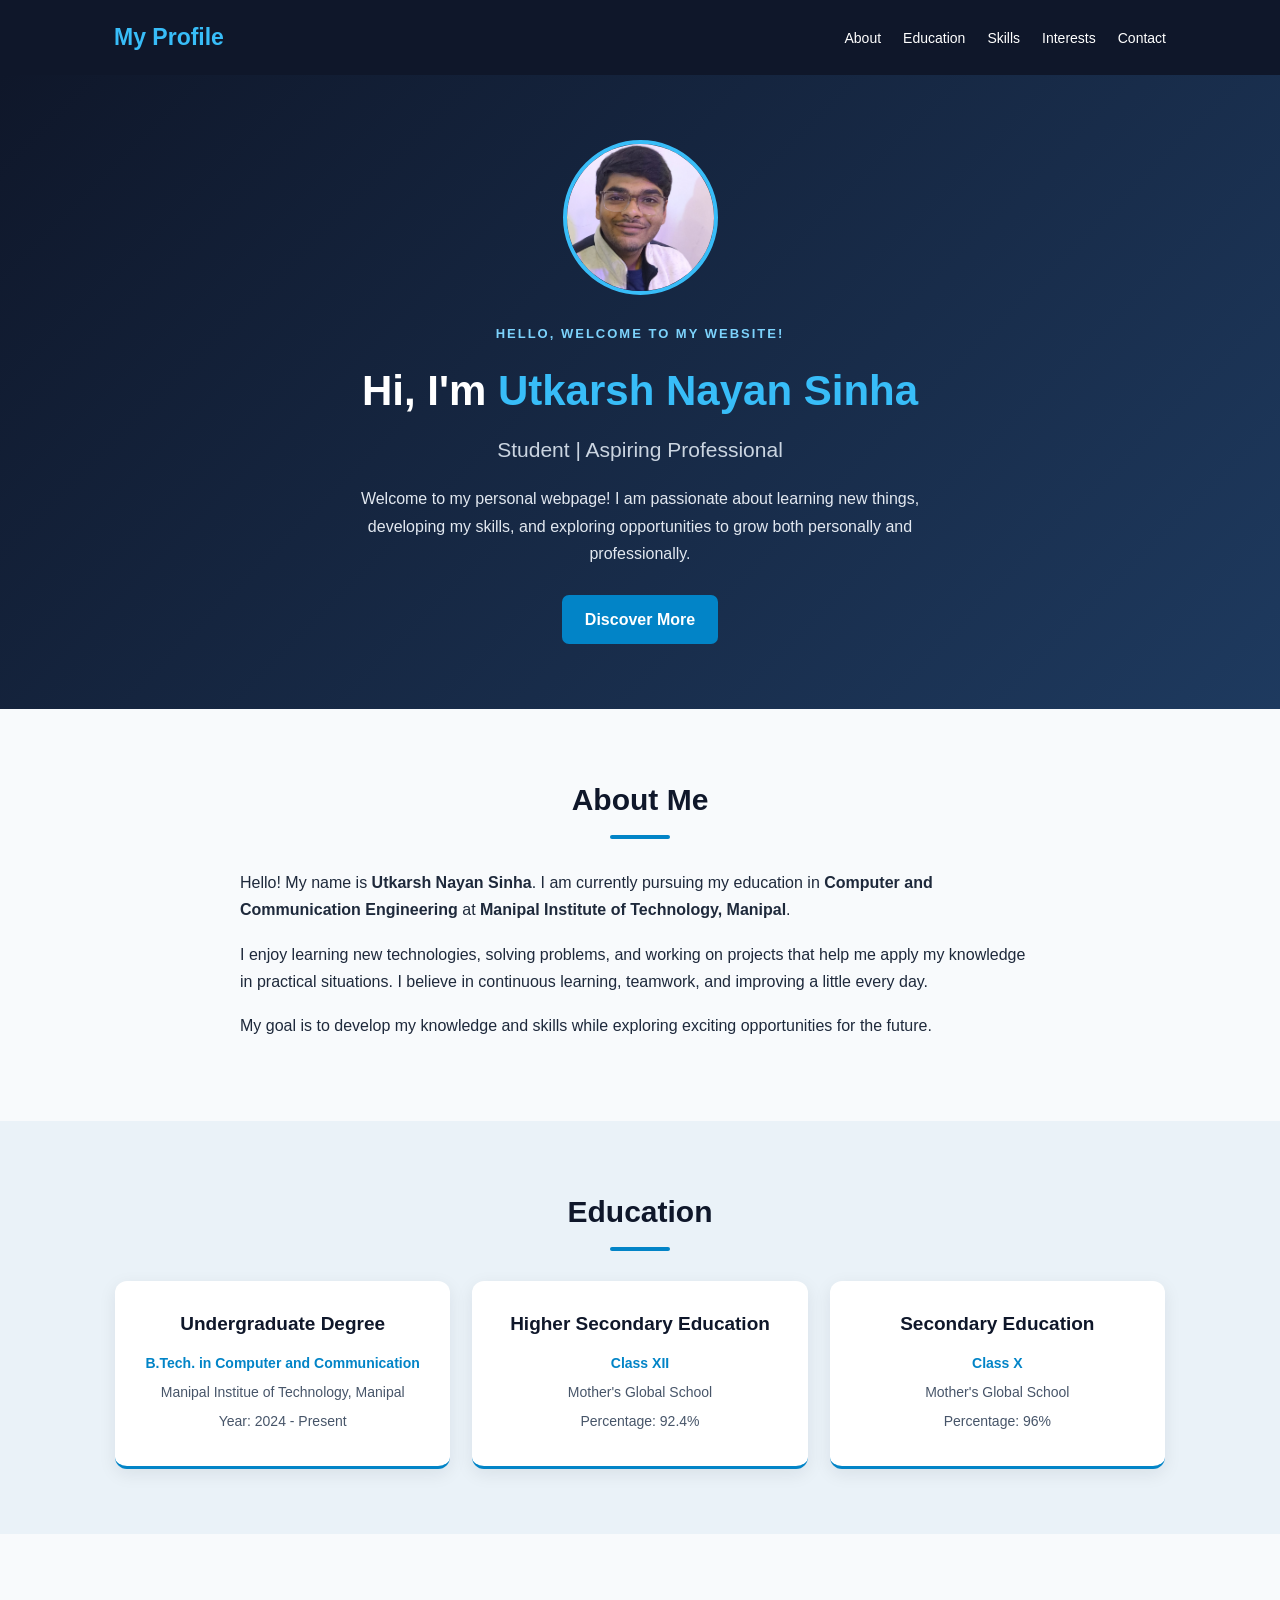
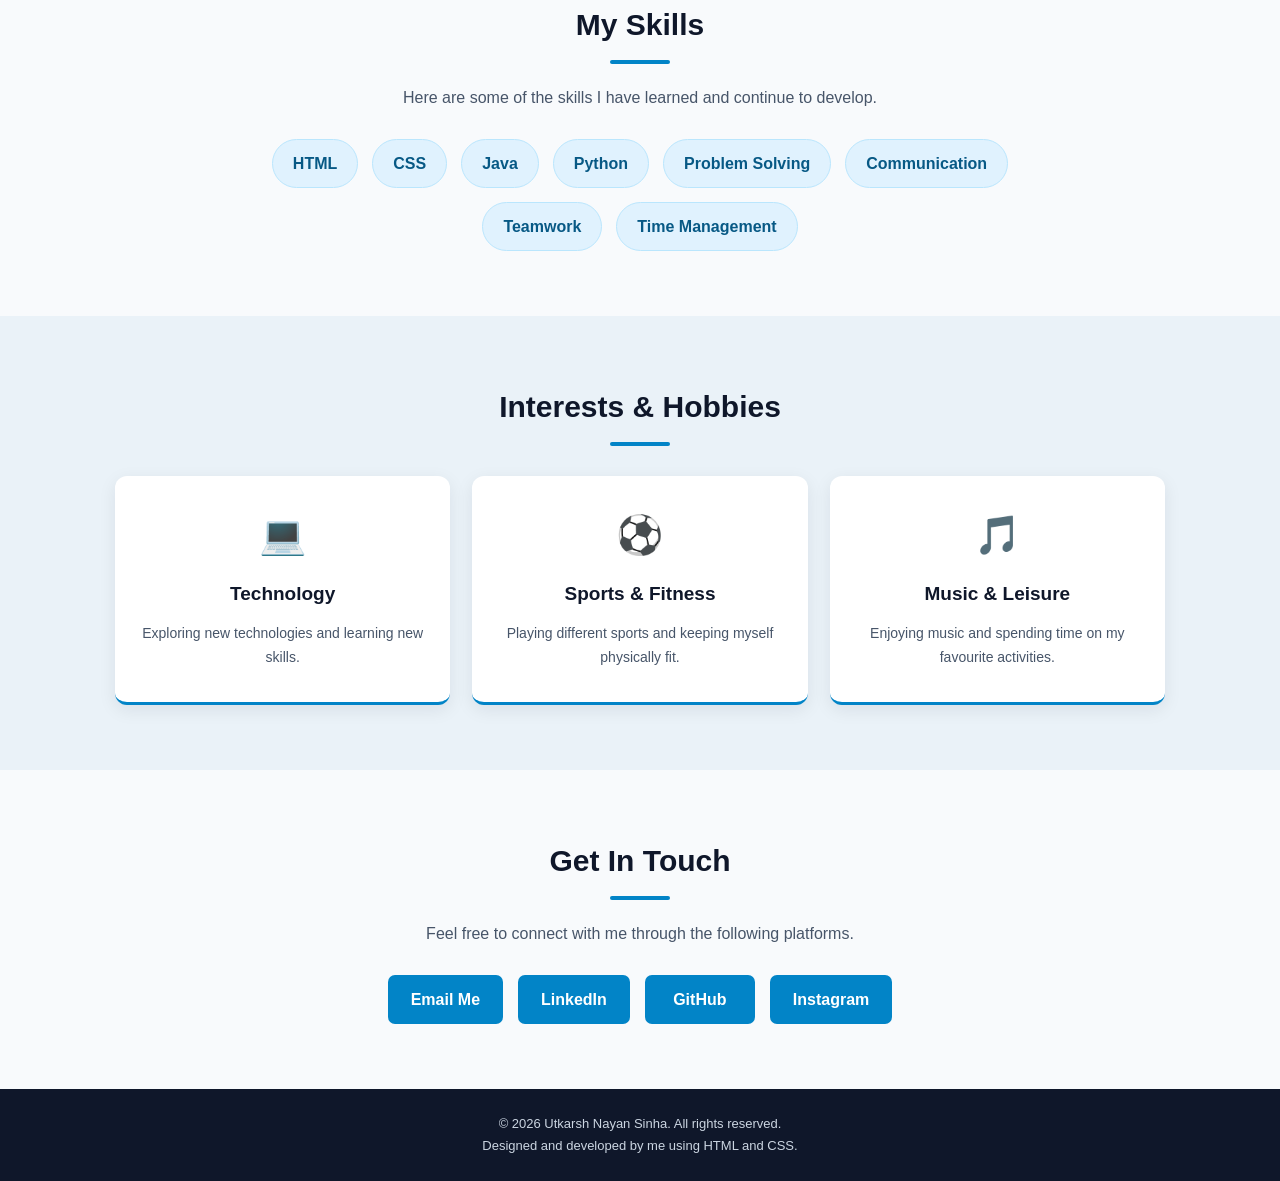
<file: index.html>
<!DOCTYPE html>
<html lang="en">
<head>
    <meta charset="UTF-8">
    <meta name="viewport" content="width=device-width, initial-scale=1.0">

    <title>Utkarsh Nayan Sinha | Personal Profile</title>

    <link rel="stylesheet" href="style.css">
</head>

<body>

    <!-- Navigation Bar -->
    <header>
        <nav class="navbar">
            <a href="#home" class="logo">My Profile</a>

            <ul class="nav-links">
                <li><a href="#about">About</a></li>
                <li><a href="#education">Education</a></li>
                <li><a href="#skills">Skills</a></li>
                <li><a href="#interests">Interests</a></li>
                <li><a href="#contact">Contact</a></li>
            </ul>
        </nav>
    </header>

    <!-- Home / Introduction Section -->
    <section id="home" class="hero">
        <div class="hero-content">

            <img src="profile.jpeg"
                 alt="Profile photograph of Your Name"
                 class="profile-photo">

            <p class="greeting">HELLO, WELCOME TO MY WEBSITE!</p>

            <h1>Hi, I'm <span>Utkarsh Nayan Sinha</span></h1>

            <h2>Student | Aspiring Professional</h2>

            <p class="intro">
                Welcome to my personal webpage! I am passionate about
                learning new things, developing my skills, and exploring
                opportunities to grow both personally and professionally.
            </p>

            <a href="#about" class="btn">Discover More</a>

        </div>
    </section>

    <!-- About Me Section -->
    <section id="about" class="section">
        <h2 class="section-title">About Me</h2>

        <div class="about-content">
            <p>
                Hello! My name is <strong>Utkarsh Nayan Sinha</strong>. I am currently
                pursuing my education in <strong>Computer and Communication Engineering </strong>
                at <strong>Manipal Institute of Technology, Manipal</strong>.
            </p>

            <p>
                I enjoy learning new technologies, solving problems, and
                working on projects that help me apply my knowledge in
                practical situations. I believe in continuous learning,
                teamwork, and improving a little every day.
            </p>

            <p>
                My goal is to develop my knowledge and skills while
                exploring exciting opportunities for the future.
            </p>
        </div>
    </section>

    <!-- Education Section -->
    <section id="education" class="section alternate">
        <h2 class="section-title">Education</h2>

        <div class="card-container">

            <div class="card">
                <h3>Undergraduate Degree</h3>
                <p class="highlight">B.Tech. in Computer and Communication</p>
                <p>Manipal Institue of Technology, Manipal</p>
                <p>Year: 2024 - Present</p>
                
            </div>

            <div class="card">
                <h3>Higher Secondary Education</h3>
                <p class="highlight">Class XII</p>
                <p>Mother's Global School</p>
                <p>Percentage: 92.4%</p>
            </div>

            <div class="card">
                <h3>Secondary Education</h3>
                <p class="highlight">Class X</p>
                <p>Mother's Global School</p>
                <p>Percentage: 96%</p>
            </div>

        </div>
    </section>

    <!-- Skills Section -->
    <section id="skills" class="section">
        <h2 class="section-title">My Skills</h2>

        <p class="section-description">
            Here are some of the skills I have learned and continue to develop.
        </p>

        <div class="skills-container">
            <div class="skill">HTML</div>
            <div class="skill">CSS</div>
            <div class="skill">Java</div>
            <div class="skill">Python</div>
            <div class="skill">Problem Solving</div>
            <div class="skill">Communication</div>
            <div class="skill">Teamwork</div>
            <div class="skill">Time Management</div>
        </div>
    </section>

    <!-- Interests and Hobbies Section -->
    <section id="interests" class="section alternate">
        <h2 class="section-title">Interests & Hobbies</h2>

        <div class="card-container">

            <div class="card hobby-card">
                <div class="hobby-icon">💻</div>
                <h3>Technology</h3>
                <p>Exploring new technologies and learning new skills.</p>
            </div>

            <div class="card hobby-card">
                <div class="hobby-icon">⚽</div>
                <h3>Sports & Fitness</h3>
                <p>Playing different sports and keeping myself physically fit.</p>
            </div>

            <div class="card hobby-card">
                <div class="hobby-icon">🎵</div>
                <h3>Music & Leisure</h3>
                <p>Enjoying music and spending time on my favourite activities.</p>
            </div>

        </div>
    </section>

    <!-- Contact Section -->
    <section id="contact" class="section">
        <h2 class="section-title">Get In Touch</h2>

        <p class="section-description">
            Feel free to connect with me through the following platforms.
        </p>

        <div class="contact-links">
            <a href="mailto:utkarshnsinha29@gmail.com" class="contact-btn">
                Email Me
            </a>

            <a href="https://www.linkedin.com/in/utkarsh-nayan-sinha/"
               target="_blank" rel="noopener noreferrer"
               class="contact-btn">
                LinkedIn
            </a>

            <a href="https://github.com/UtkarshNSinha"
               target="_blank" rel="noopener noreferrer"
               class="contact-btn">
                GitHub
            </a>

            <a href="https://www.instagram.com/utkarsh_nayansinha/"
               target="_blank" rel="noopener noreferrer"
               class="contact-btn">
                Instagram
            </a>
        </div>
    </section>

    <!-- Footer -->
    <footer>
        <p>&copy; 2026 Utkarsh Nayan Sinha. All rights reserved.</p>
        <p>Designed and developed by me using HTML and CSS.</p>
    </footer>

</body>
</html>
</file>
<file: style.css>
/* General Reset */
* {
    margin: 0;
    padding: 0;
    box-sizing: border-box;
    scroll-behavior: smooth;
}

/* Overall Page */
body {
    font-family: Arial, Helvetica, sans-serif;
    background-color: #f8fafc;
    color: #1e293b;
    line-height: 1.7;
}

/* Navigation Bar */
header {
    background-color: #0f172a;
    position: sticky;
    top: 0;
    z-index: 100;
}

.navbar {
    max-width: 1100px;
    margin: auto;
    padding: 18px 24px;
    display: flex;
    justify-content: space-between;
    align-items: center;
    gap: 20px;
}

.logo {
    color: #38bdf8;
    text-decoration: none;
    font-size: 23px;
    font-weight: bold;
}

.nav-links {
    list-style: none;
    display: flex;
    flex-wrap: wrap;
    gap: 22px;
}

.nav-links a {
    color: white;
    text-decoration: none;
    font-size: 14px;
    transition: color 0.3s;
}

.nav-links a:hover {
    color: #38bdf8;
}

/* Hero Section */
.hero {
    min-height: 570px;
    display: flex;
    justify-content: center;
    align-items: center;
    text-align: center;
    padding: 65px 24px;
    background: linear-gradient(135deg, #0f172a, #1e3a5f);
    color: white;
}

.hero-content {
    max-width: 750px;
}

.profile-photo {
    width: 155px;
    height: 155px;
    object-fit: cover;
    border-radius: 50%;
    border: 4px solid #38bdf8;
    margin-bottom: 20px;
}

.greeting {
    color: #7dd3fc;
    letter-spacing: 2px;
    font-size: 13px;
    font-weight: bold;
    margin-bottom: 10px;
}

.hero h1 {
    font-size: 42px;
    margin-bottom: 5px;
}

.hero h1 span {
    color: #38bdf8;
}

.hero h2 {
    font-size: 21px;
    font-weight: normal;
    color: #cbd5e1;
    margin-bottom: 18px;
}

.intro {
    max-width: 620px;
    margin: 0 auto 28px;
    color: #e2e8f0;
}

/* Buttons */
.btn,
.contact-btn {
    display: inline-block;
    background-color: #0284c7;
    color: white;
    padding: 11px 23px;
    border-radius: 7px;
    text-decoration: none;
    font-weight: bold;
    transition: background-color 0.3s, transform 0.3s;
}

.btn:hover,
.contact-btn:hover {
    background-color: #0369a1;
    transform: translateY(-3px);
}

/* Common Section Styling */
.section {
    padding: 65px 24px;
    text-align: center;
    scroll-margin-top: 75px;
}

.section-title {
    font-size: 30px;
    color: #0f172a;
    margin-bottom: 30px;
}

.section-title::after {
    content: "";
    display: block;
    width: 60px;
    height: 4px;
    background-color: #0284c7;
    margin: 10px auto 0;
    border-radius: 5px;
}

.alternate {
    background-color: #eaf2f8;
}

/* About Me */
.about-content {
    max-width: 800px;
    margin: auto;
    text-align: left;
}

.about-content p {
    margin-bottom: 17px;
}

/* Education and Hobby Cards */
.card-container {
    max-width: 1050px;
    margin: auto;
    display: grid;
    grid-template-columns: repeat(3, 1fr);
    gap: 22px;
}

.card {
    background-color: white;
    padding: 27px 20px;
    border-radius: 12px;
    box-shadow: 0 5px 18px rgba(15, 23, 42, 0.08);
    border-bottom: 3px solid #0284c7;
    transition: transform 0.3s;
}

.card:hover {
    transform: translateY(-5px);
}

.card h3 {
    color: #0f172a;
    margin-bottom: 12px;
    font-size: 19px;
}

.card p {
    color: #475569;
    font-size: 14px;
    margin: 5px 0;
}

.card .highlight {
    color: #0284c7;
    font-weight: bold;
}

/* Skills */
.section-description {
    max-width: 600px;
    margin: -10px auto 28px;
    color: #475569;
}

.skills-container {
    max-width: 800px;
    margin: auto;
    display: flex;
    justify-content: center;
    flex-wrap: wrap;
    gap: 14px;
}

.skill {
    background-color: #e0f2fe;
    color: #075985;
    padding: 10px 20px;
    border-radius: 25px;
    border: 1px solid #bae6fd;
    font-weight: bold;
    transition: background-color 0.3s, color 0.3s;
}

.skill:hover {
    background-color: #0284c7;
    color: white;
}

/* Hobbies */
.hobby-icon {
    font-size: 38px;
    margin-bottom: 10px;
}

/* Contact */
.contact-links {
    display: flex;
    justify-content: center;
    flex-wrap: wrap;
    gap: 15px;
}

.contact-btn {
    min-width: 110px;
}

/* Footer */
footer {
    background-color: #0f172a;
    color: #cbd5e1;
    text-align: center;
    padding: 24px 15px;
    font-size: 13px;
}

/* Responsive Design for Tablets and Phones */
@media (max-width: 768px) {
    .navbar {
        flex-direction: column;
        gap: 12px;
    }

    .nav-links {
        justify-content: center;
        gap: 12px 18px;
    }

    .hero {
        min-height: auto;
        padding: 55px 20px;
    }

    .hero h1 {
        font-size: 32px;
    }

    .hero h2 {
        font-size: 18px;
    }

    .section {
        padding: 48px 20px;
    }

    .section-title {
        font-size: 26px;
    }

    .card-container {
        grid-template-columns: 1fr;
        max-width: 450px;
    }
}

@media (max-width: 400px) {
    .nav-links {
        gap: 10px 13px;
    }

    .nav-links a {
        font-size: 12px;
    }

    .hero h1 {
        font-size: 28px;
    }

    .profile-photo {
        width: 130px;
        height: 130px;
    }
}
</file>
